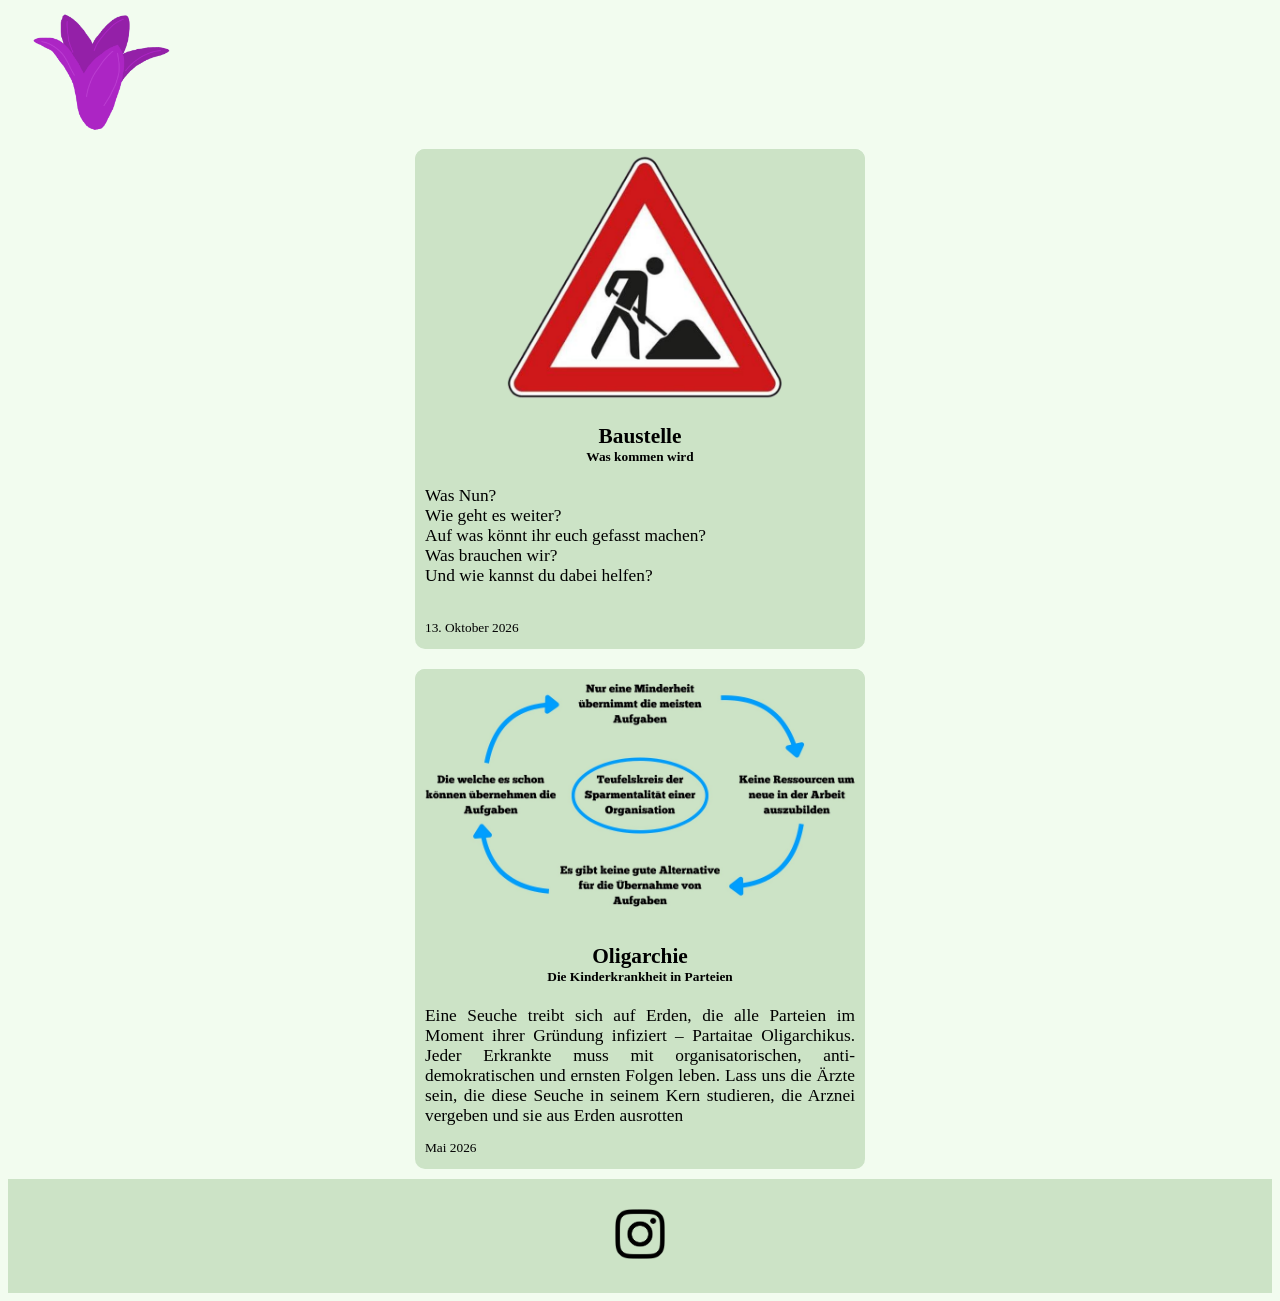
<file: index.html>
<!doctype html>
<html lang="de">
  <head>
    <meta charset="utf-8">
    <meta name="viewport" content="width=device-width, initial-scale=1">
    <title>Der Frühling</title>
    <link rel="icon" href="bilder/favicon.ico">
    <link rel="stylesheet" href="style.css">
  </head>
  <body>
    <div id="header">
      <img id="headLogo" src="bilder/logo5.png">
    </div>
    <div id="artikelliste">
    </div>
    <div style="text-align: center;" id="footer">
      <a href="https://www.instagram.com/_der_fruhling_/"><img style="width: 50px;" src="bilder/insta.png"></a>
    </div>
    <script src="script.js"></script>
  </body>
  <link rel="stylesheet" href="headAndFoot.css">
</html>
</file>
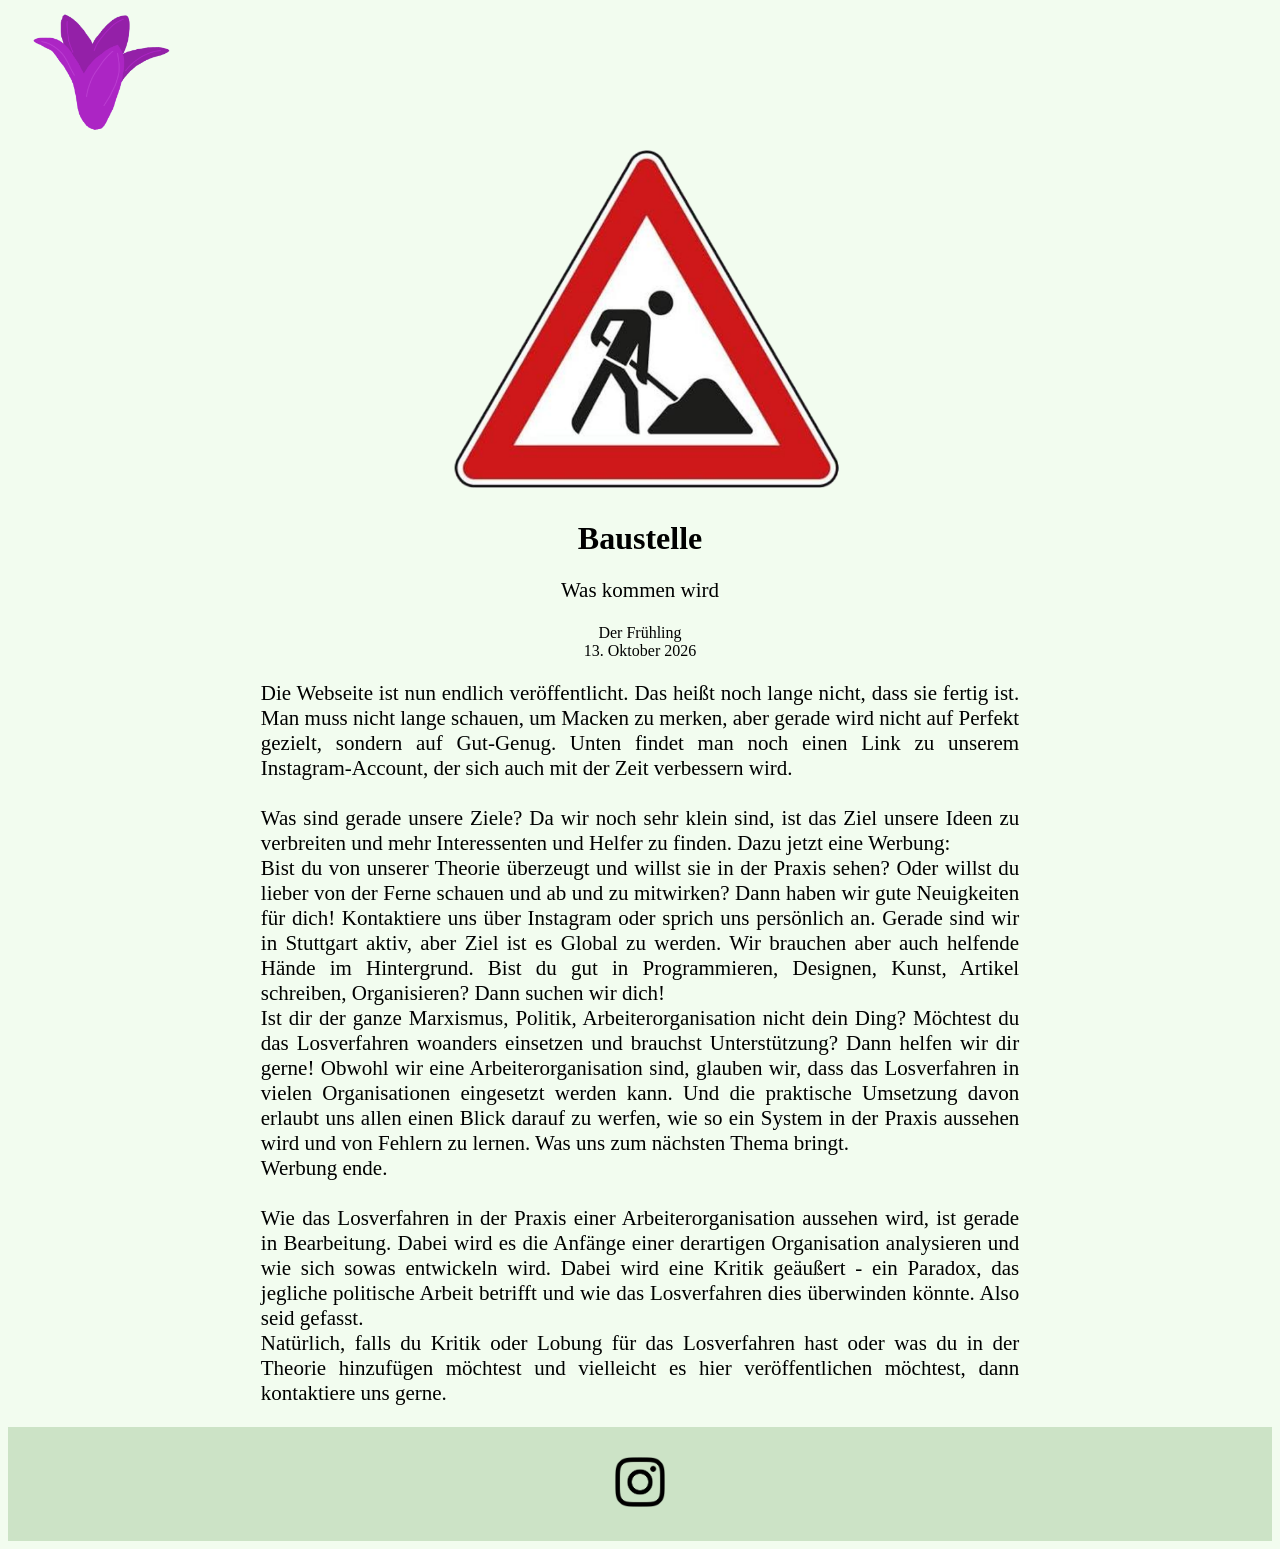
<file: Baustelle/index.html>
<!doctype html>
<html lang="de">
  <head>
    <meta charset="utf-8">
    <meta name="viewport" content="width=device-width, initial-scale=1">
    <title>Baustelle</title>
    <link rel="icon" href="../bilder/favicon.ico">
    <link rel="stylesheet" href="../artikel.css">
  </head>
  <body>
    <div id="header"></div>
    <img id="BILD" src="../bilder/baustelle2.png">
    <div id="TITEL">
      <h1>Baustelle</h1>
      <p id="untertitel">Was kommen wird</p>
    </div>
    <div id="AUTORUNDDATUM">
      <p>
        Der Frühling<br>
        13. Oktober 2026
      </p>
    </div>
    <div id="TEXT">
      <p>
Die Webseite ist nun endlich veröffentlicht. Das heißt noch lange nicht, dass sie fertig ist. Man muss nicht lange schauen, um Macken zu merken, aber gerade wird nicht auf Perfekt gezielt, sondern auf Gut-Genug. Unten findet man noch einen Link zu unserem Instagram-Account, der sich auch mit der Zeit verbessern wird.
<br>
<br>Was sind gerade unsere Ziele? Da wir noch sehr klein sind, ist das Ziel unsere Ideen zu verbreiten und mehr Interessenten und Helfer zu finden. Dazu jetzt eine Werbung:
<br>Bist du von unserer Theorie überzeugt und willst sie in der Praxis sehen? Oder willst du lieber von der Ferne schauen und ab und zu mitwirken? Dann haben wir gute Neuigkeiten für dich! Kontaktiere uns über Instagram oder sprich uns persönlich an. Gerade sind wir in Stuttgart aktiv, aber Ziel ist es Global zu werden. Wir brauchen aber auch helfende Hände im Hintergrund. Bist du gut in Programmieren, Designen, Kunst, Artikel schreiben, Organisieren? Dann suchen wir dich!
<br>Ist dir der ganze Marxismus, Politik, Arbeiterorganisation nicht dein Ding? Möchtest du das Losverfahren woanders einsetzen und brauchst Unterstützung? Dann helfen wir dir gerne! Obwohl wir eine Arbeiterorganisation sind, glauben wir, dass das Losverfahren in vielen Organisationen eingesetzt werden kann. Und die praktische Umsetzung davon erlaubt uns allen einen Blick darauf zu werfen, wie so ein System in der Praxis aussehen wird und von Fehlern zu lernen. Was uns zum nächsten Thema bringt.
<br>Werbung ende.
<br>
<br>Wie das Losverfahren in der Praxis einer Arbeiterorganisation aussehen wird, ist gerade in Bearbeitung. Dabei wird es die Anfänge einer derartigen Organisation analysieren und wie sich sowas entwickeln wird. Dabei wird eine Kritik geäußert - ein Paradox, das jegliche politische Arbeit betrifft und wie das Losverfahren dies überwinden könnte. Also seid gefasst.
<br>Natürlich, falls du Kritik oder Lobung für das Losverfahren hast oder was du in der Theorie hinzufügen möchtest und vielleicht es hier veröffentlichen möchtest, dann kontaktiere uns gerne.<br>
      </p>
    </div>
    <div id="footer"></div>
  </body>
  <script src="../head.js"></script>
  <script src="../foot.js"></script>
  <link rel="stylesheet" href="../headAndFoot.css">
</html>
</file>
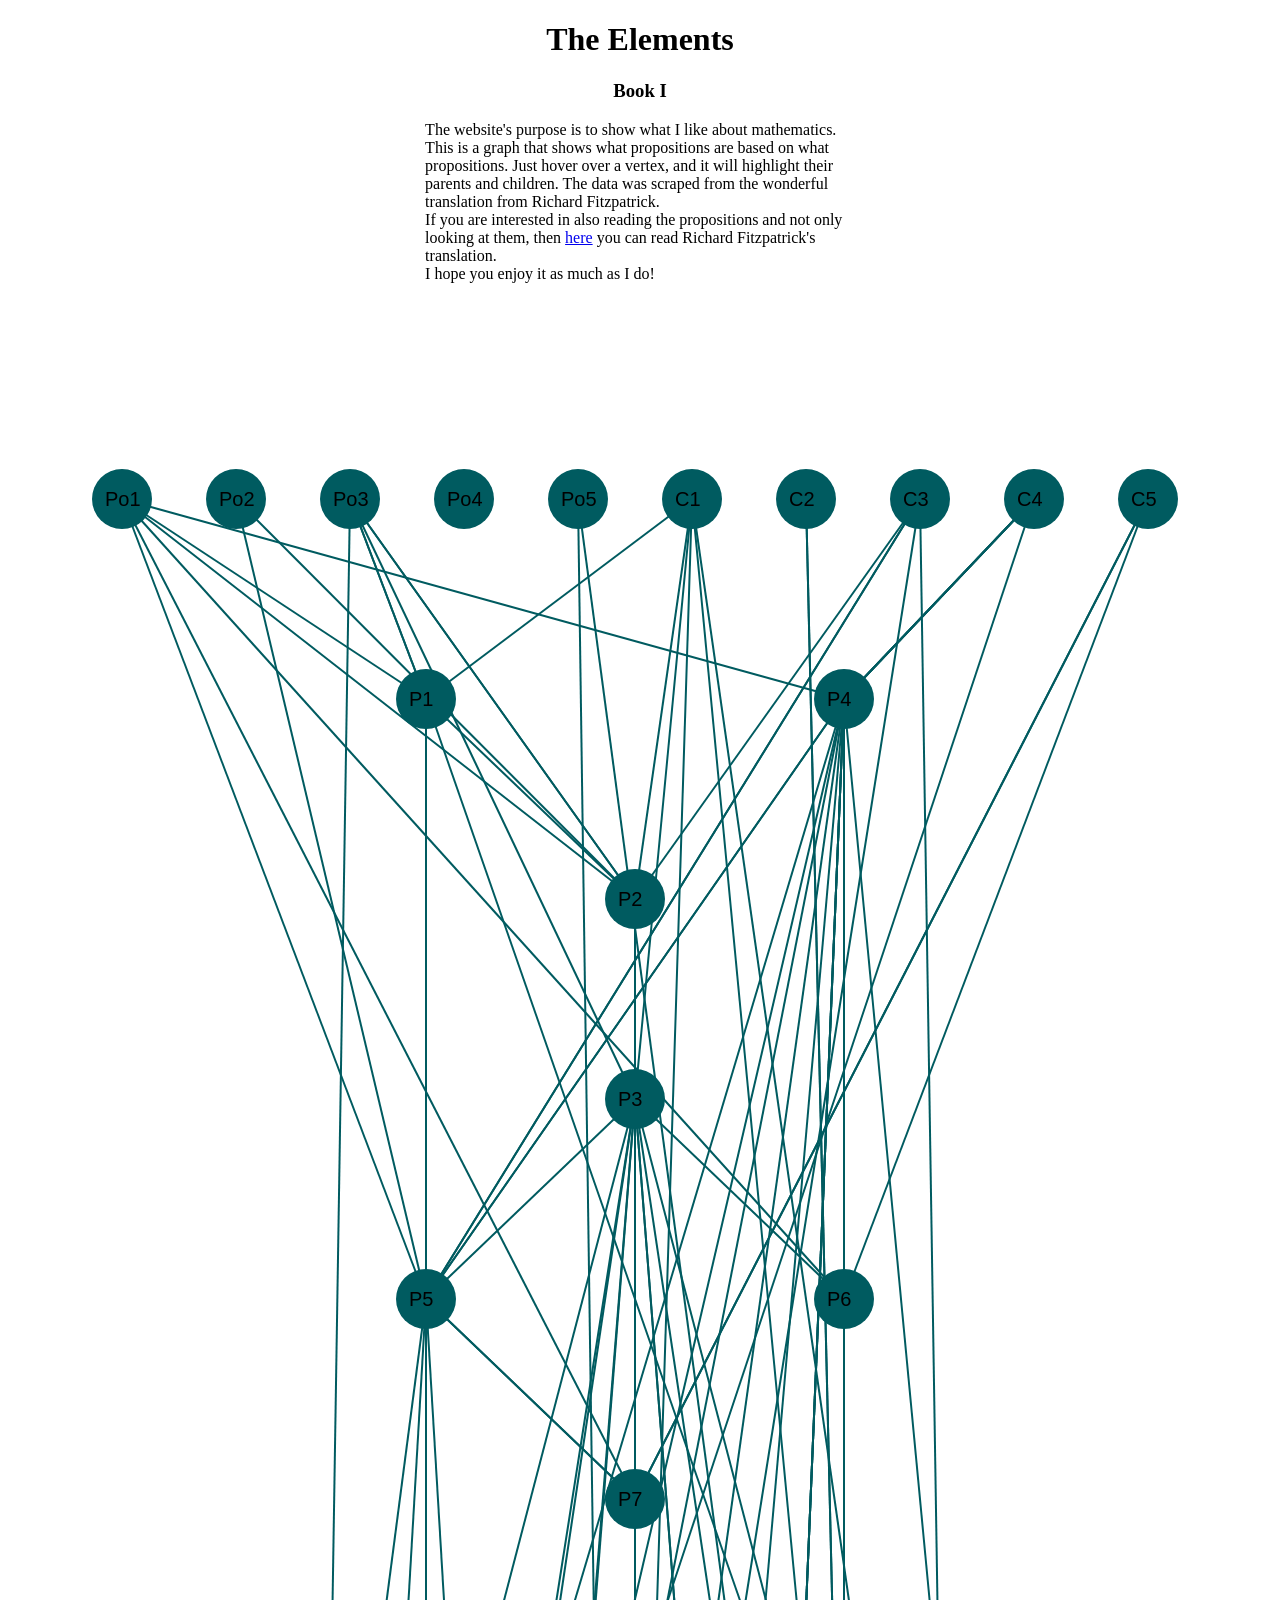
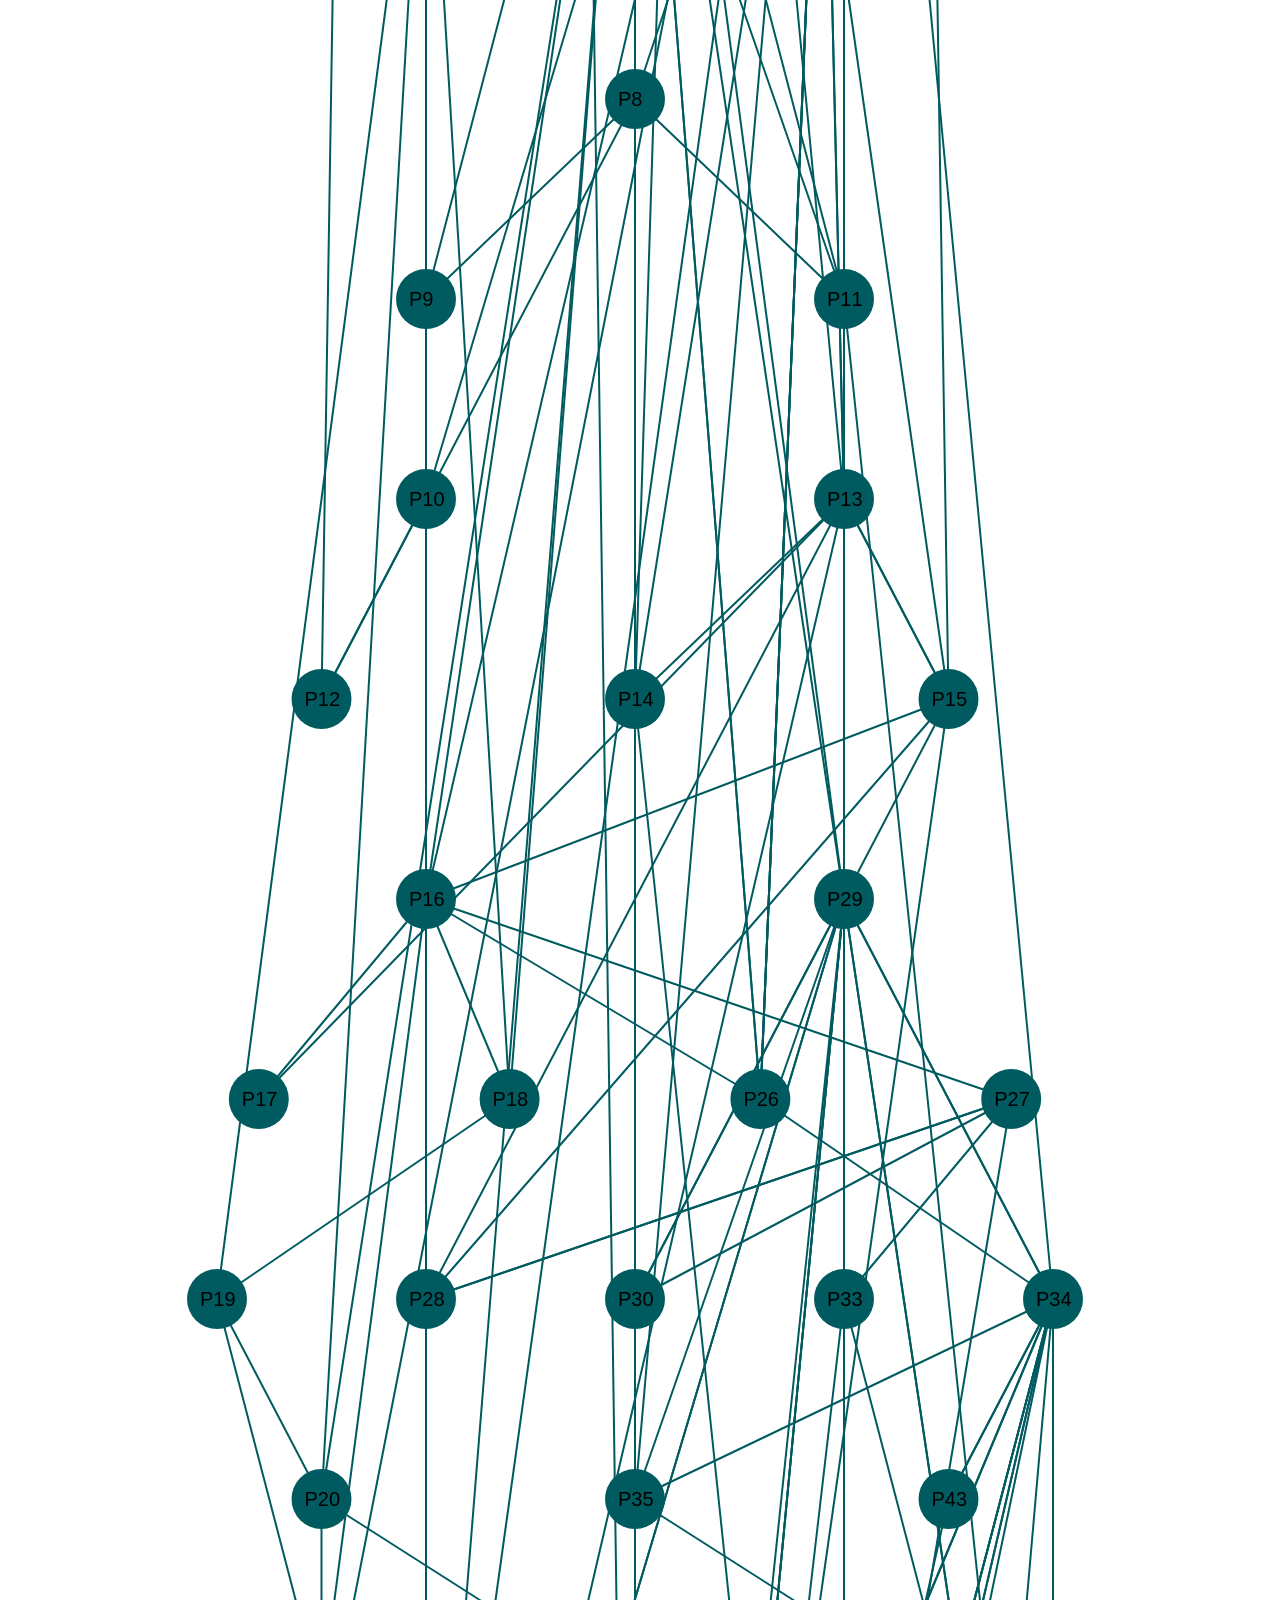
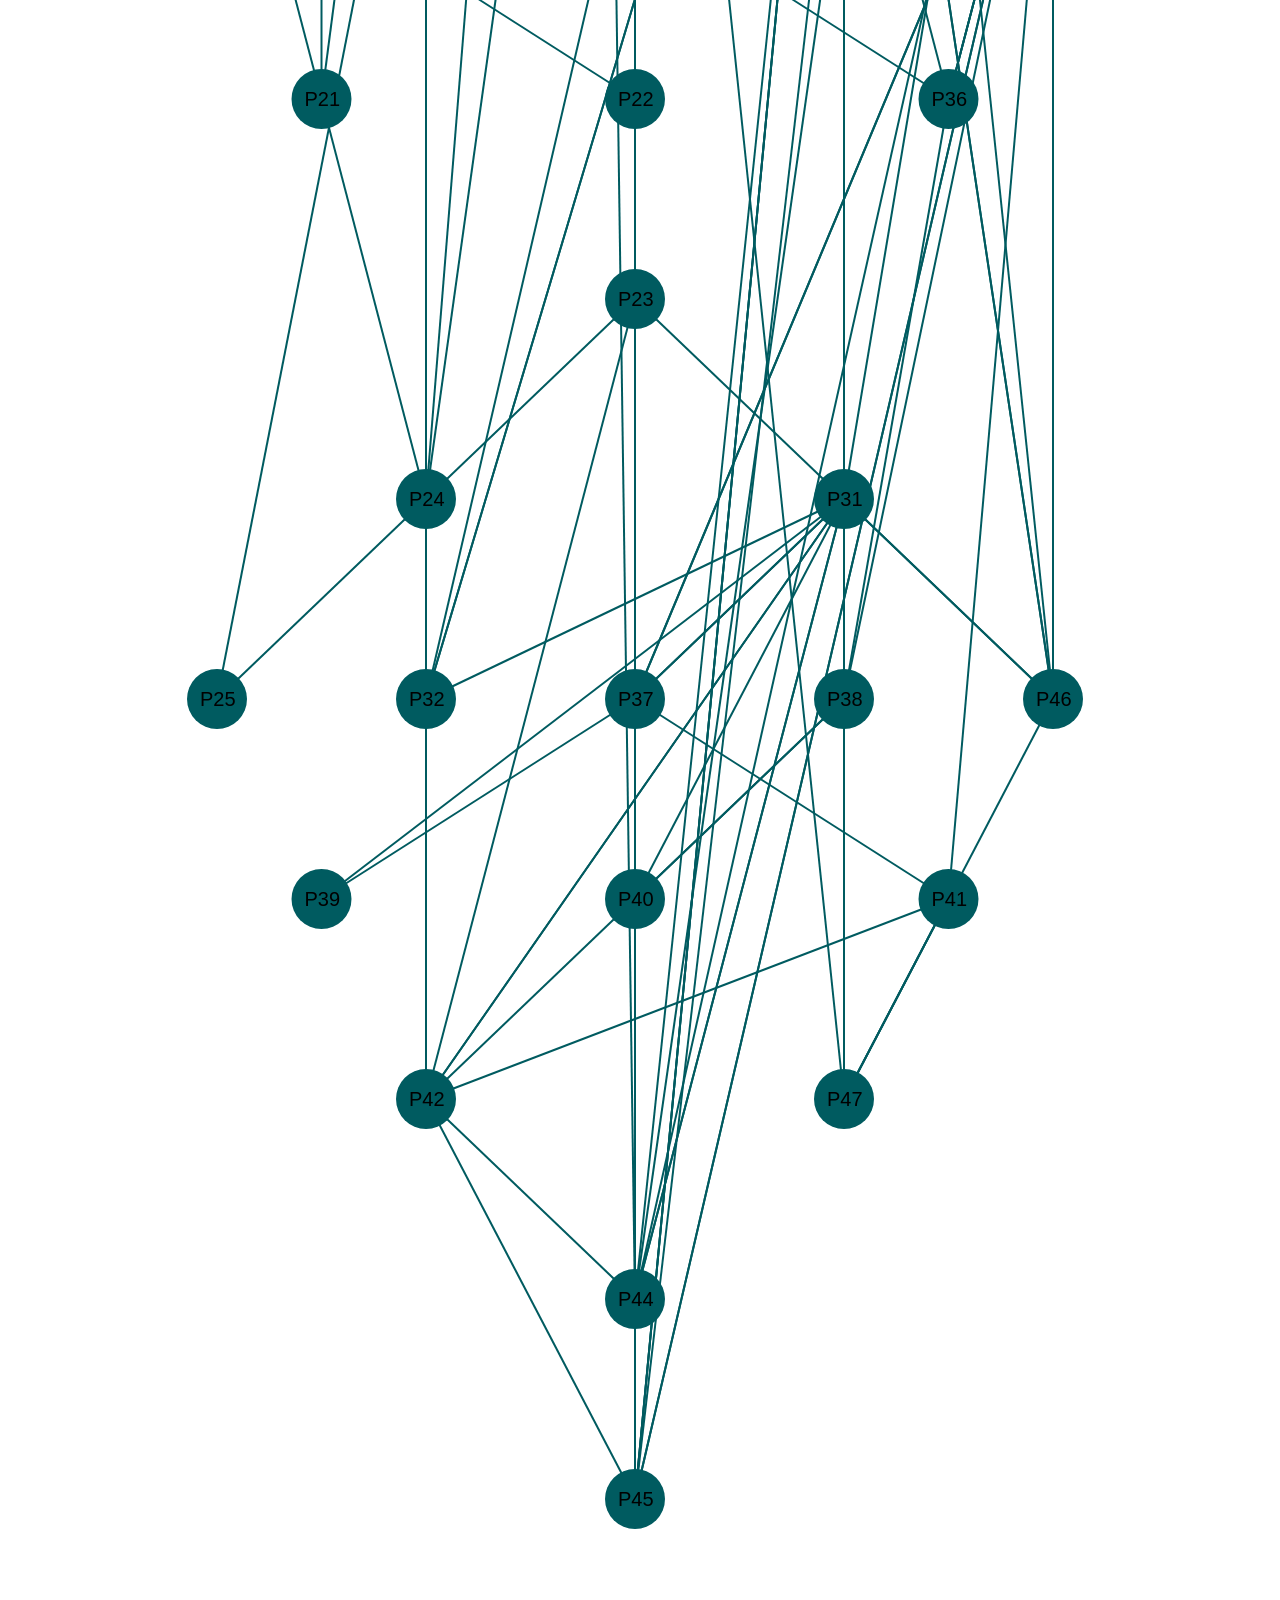
<file: GFS/index.html>
<!doctype html>
<html lang="en">
  <head>
    <meta charset="utf-8">
    <meta name="viewport" content="width=device-width, initial-scale=1">
    <title>Euclid</title>
  </head>
  <body>
    <h1 style="text-align: center;">The Elements</h1>
    <h3 style="text-align: center;">Book I</h3>
    <p style="padding-right: 33%; padding-left: 33%;">
      The website's purpose is to show what I like about mathematics. This is a
      graph that shows what propositions are based on what propositions. Just
      hover over a vertex, and it will highlight their parents and children.
      The data was scraped from the wonderful translation from Richard
      Fitzpatrick.<br>If you are interested in also reading the propositions and
      not only looking at them, then
      <a href="https://farside.ph.utexas.edu/Books/Euclid/Elements.pdf">here</a>
      you can read Richard Fitzpatrick's translation.<br>I hope you enjoy it as
      much as I do!</p>
    <canvas id="myCanvas">
    </canvas>
    <script src="script.js"></script>
  </body>
</html>
</file>
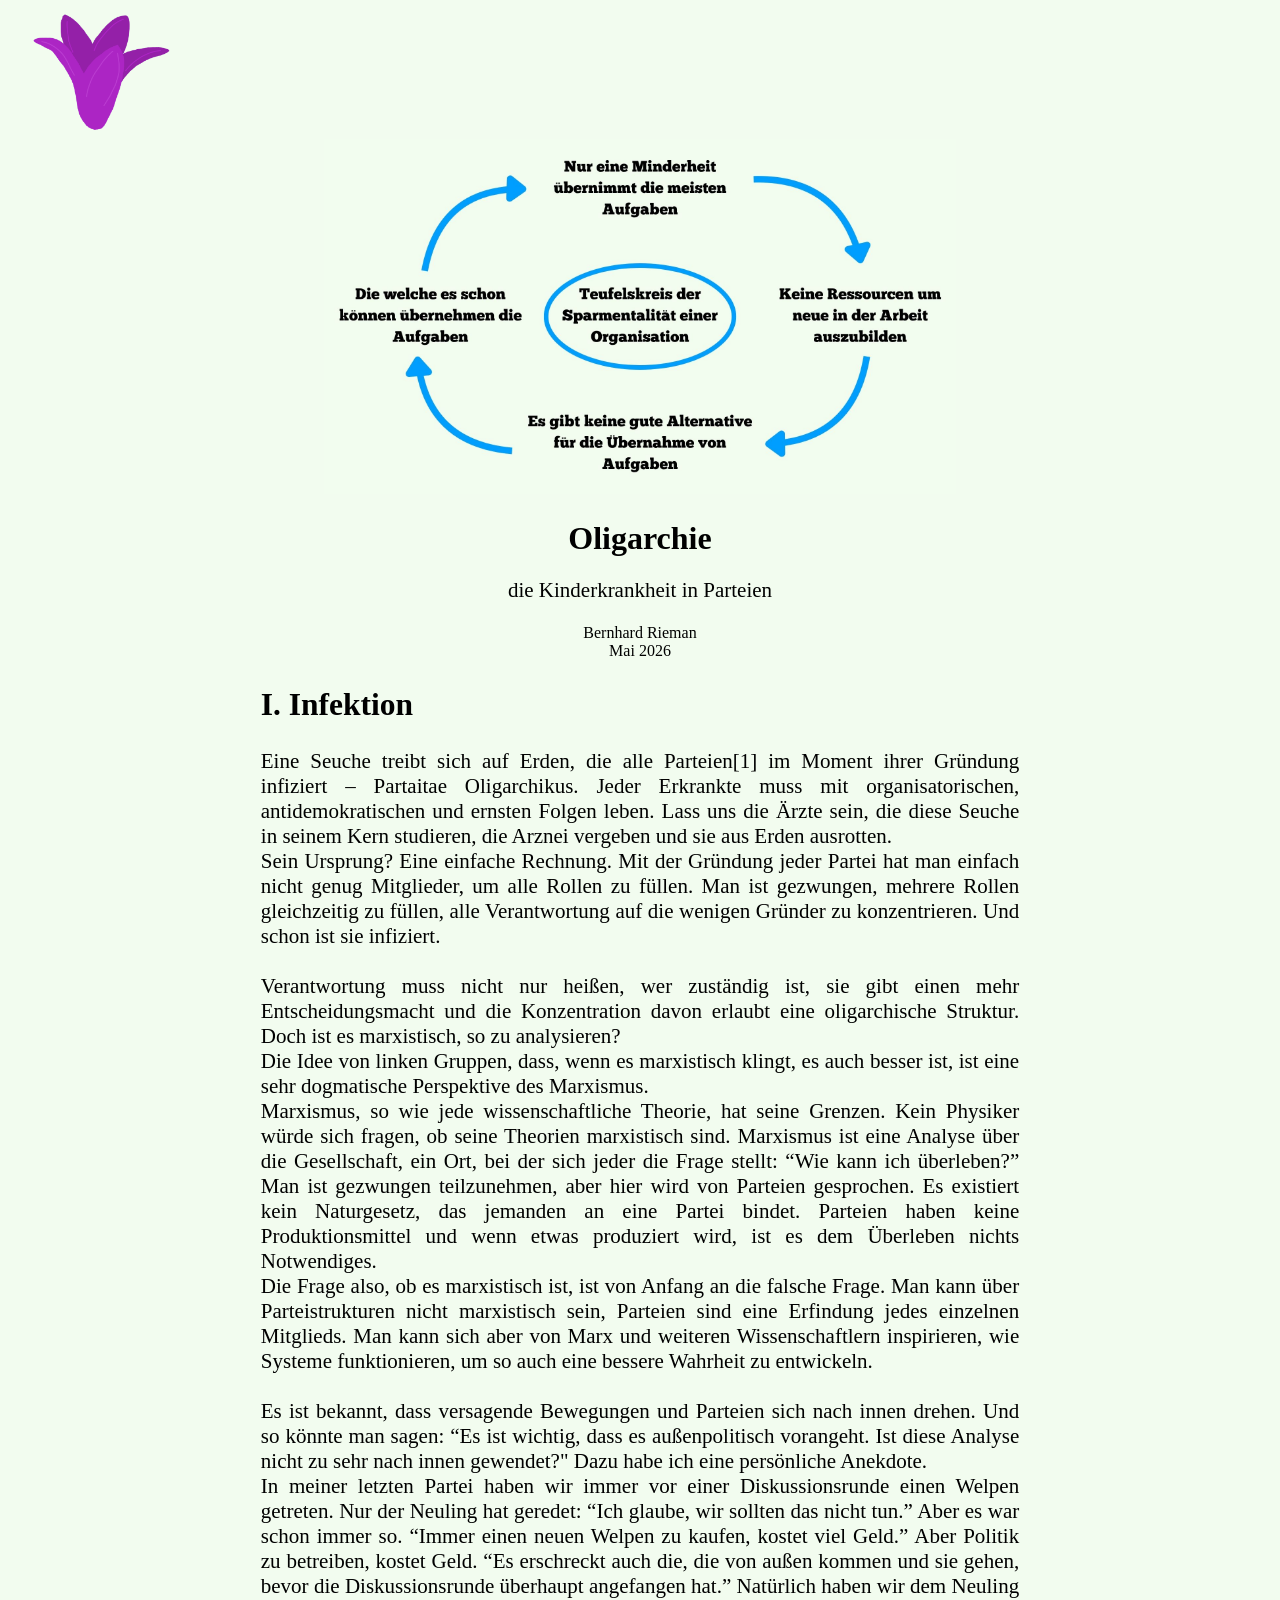
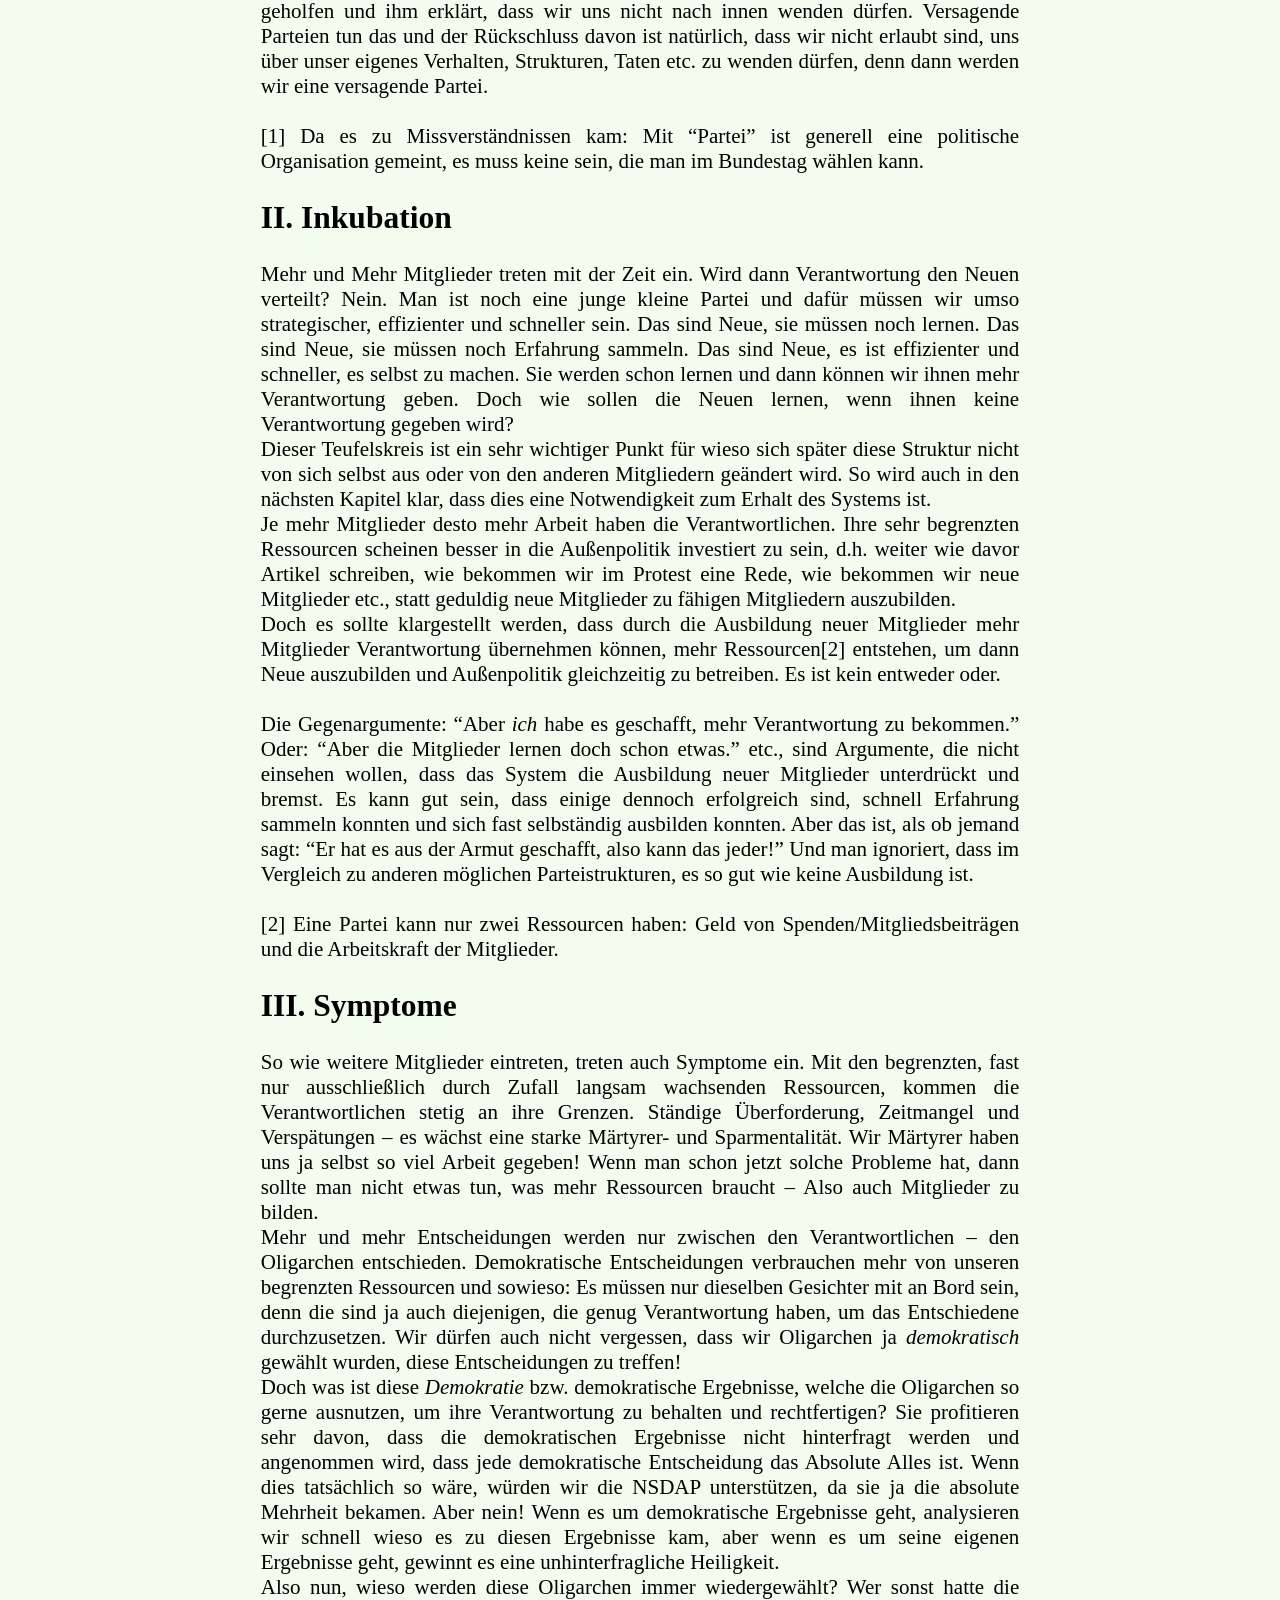
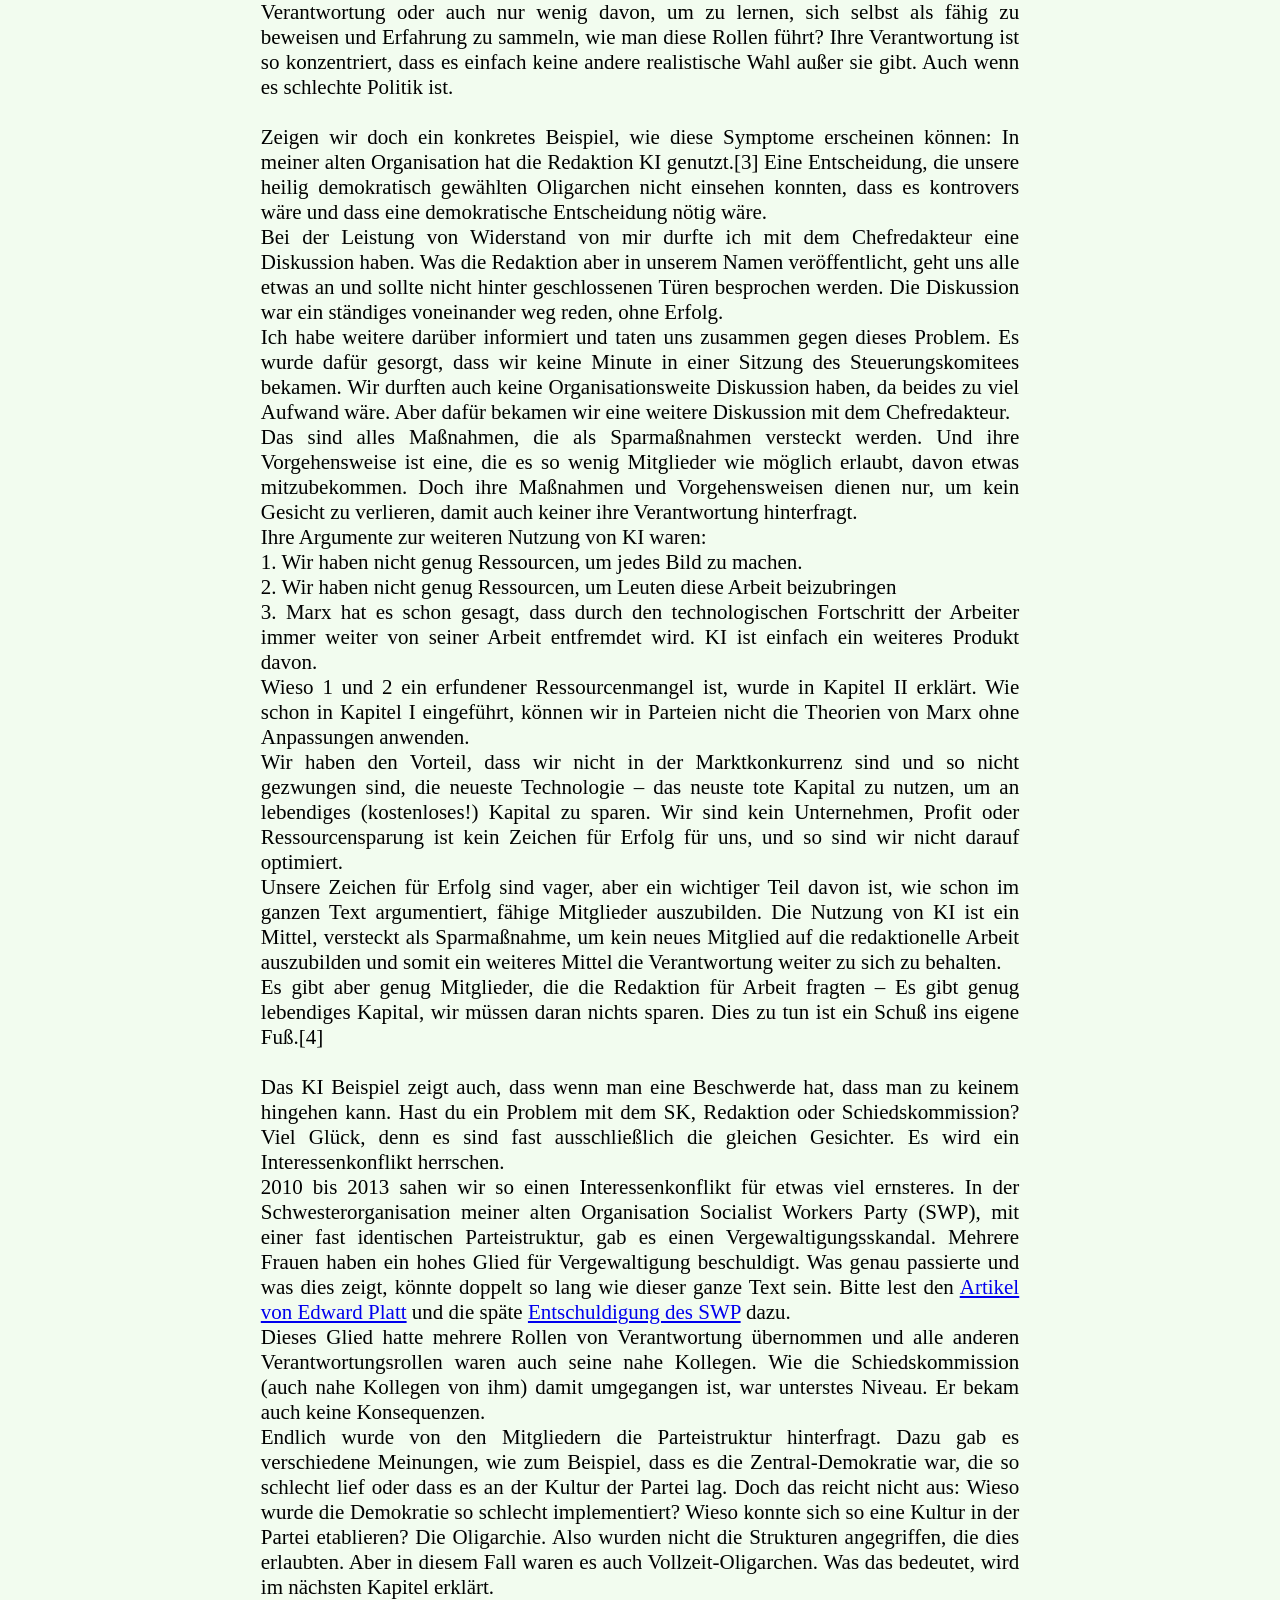
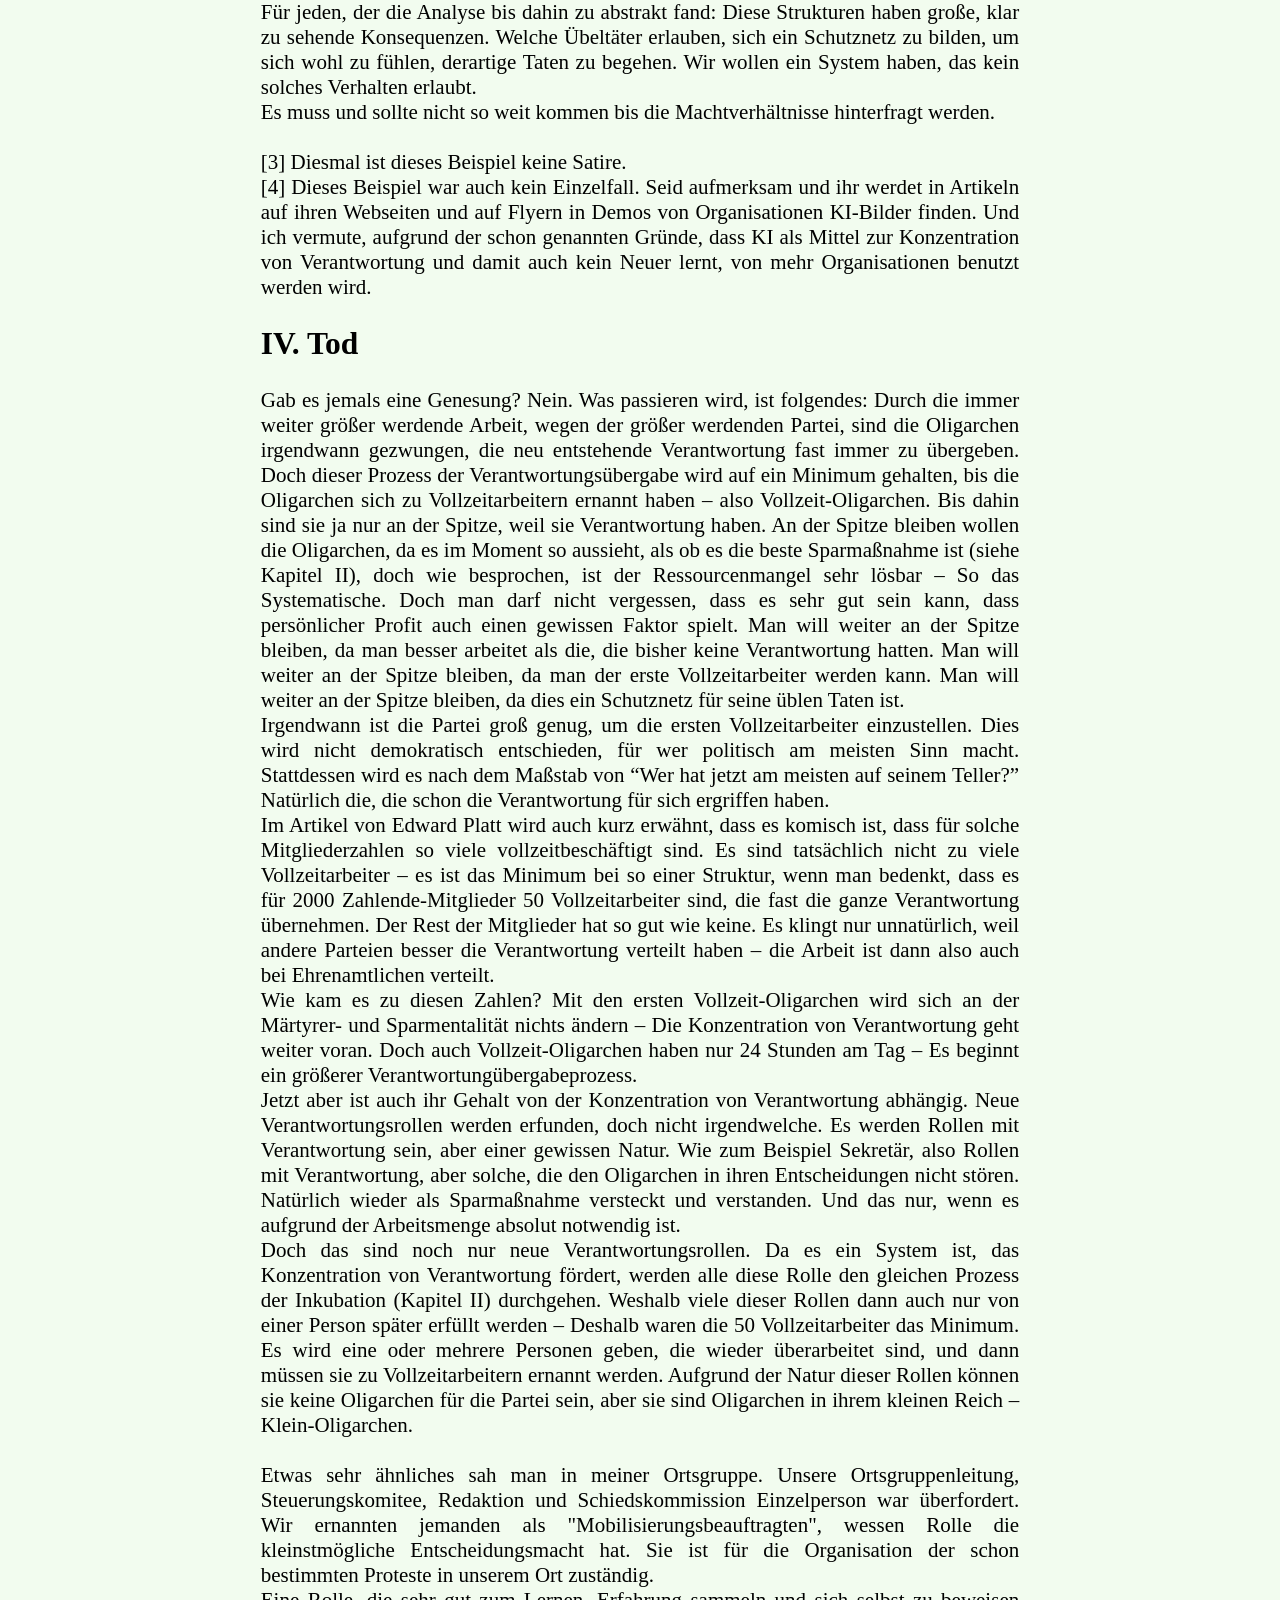
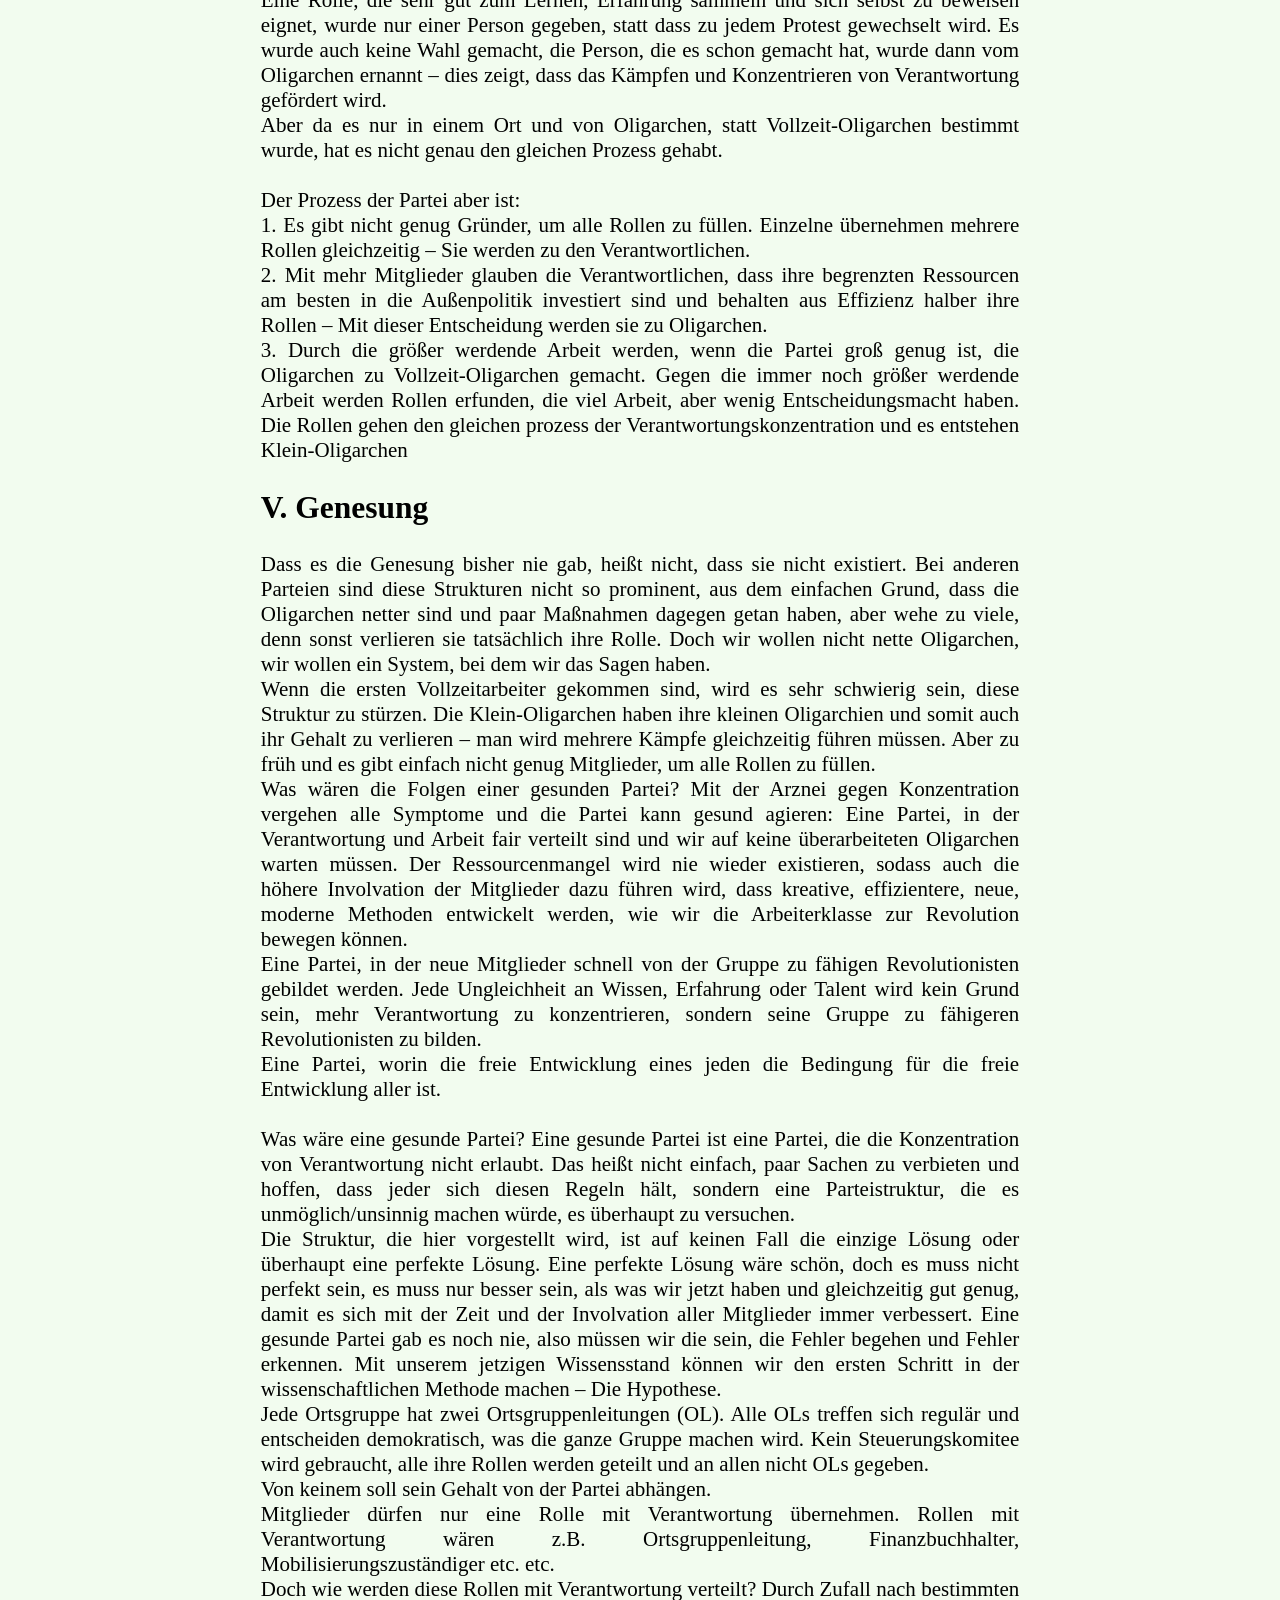
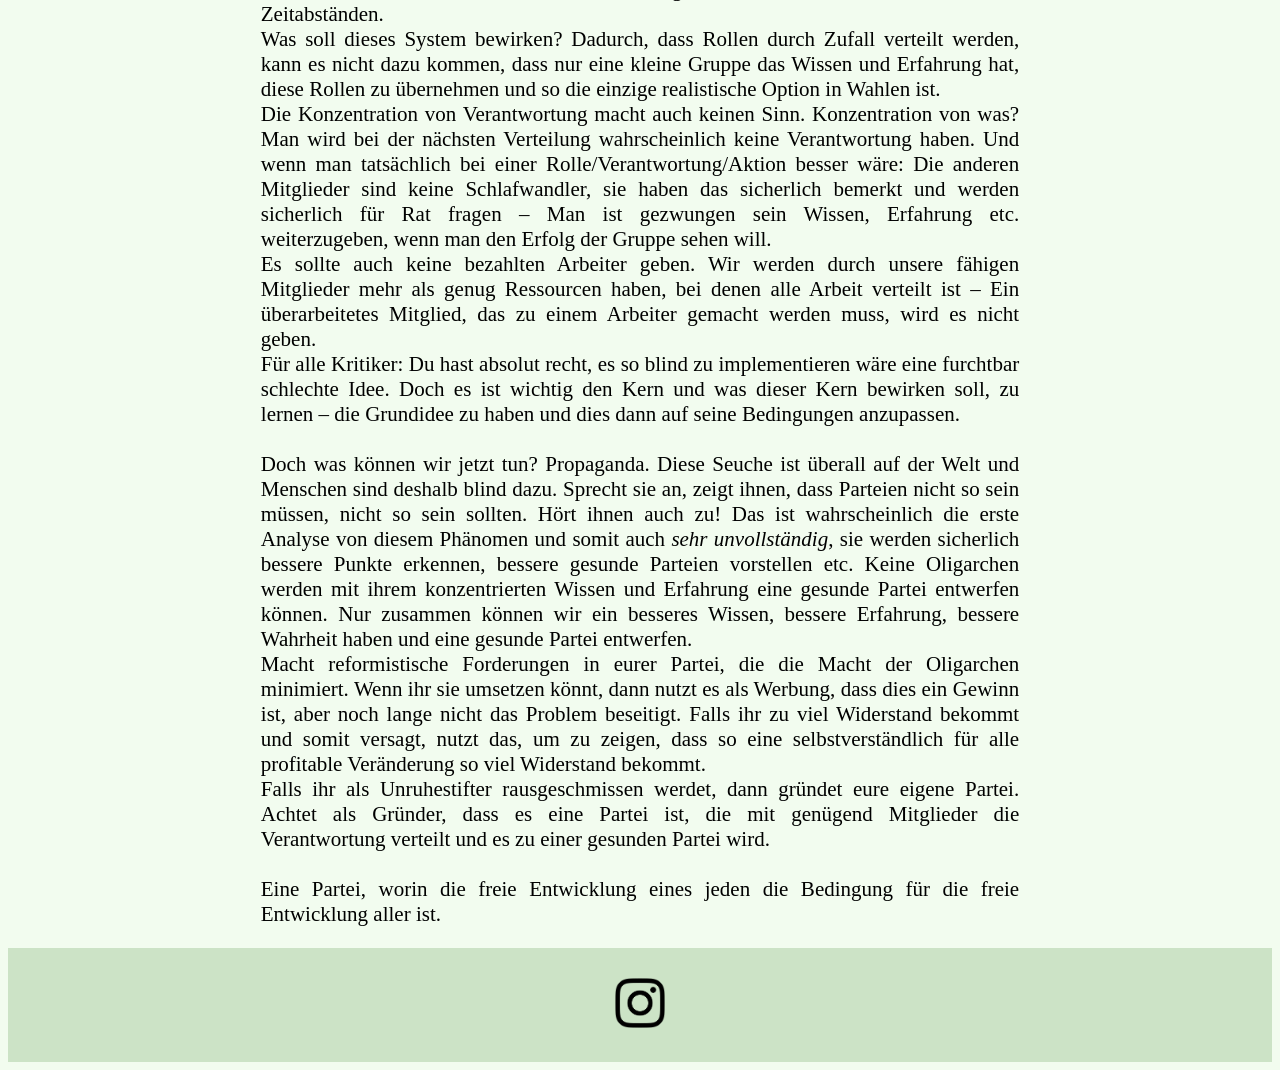
<file: oligarchie/index.html>
<!doctype html>
<html lang="de">
  <head>
    <meta charset="utf-8">
    <meta name="viewport" content="width=device-width, initial-scale=1">
    <title>Oligarchie</title>
    <link rel="icon" href="../bilder/favicon.ico">
    <link rel="stylesheet" href="../artikel.css">
  </head>
  <body>
    <div id="header"></div>
    <img id="BILD" src="../bilder/oligarchie_anders.jpg">
    <div id="TITEL">
      <h1>Oligarchie</h1>
      <p id="untertitel">die Kinderkrankheit in Parteien</p>
    </div>
    <div id="AUTORUNDDATUM">
      <p>
        Bernhard Rieman<br>
        Mai 2026
      </p>
    </div>
    <div id="TEXT">
      <h2>I. Infektion</h2>
<p>Eine Seuche treibt sich auf Erden, die alle Parteien[1] im Moment ihrer Gründung infiziert – Partaitae Oligarchikus. Jeder Erkrankte muss mit organisatorischen, antidemokratischen und ernsten Folgen leben. Lass uns die Ärzte sein, die diese Seuche in seinem Kern studieren, die Arznei vergeben und sie aus Erden ausrotten.
<br>Sein Ursprung? Eine einfache Rechnung. Mit der Gründung jeder Partei hat man einfach nicht genug Mitglieder, um alle Rollen zu füllen. Man ist gezwungen, mehrere Rollen gleichzeitig zu füllen, alle Verantwortung auf die wenigen Gründer zu konzentrieren. Und schon ist sie infiziert.
<br>
<br>Verantwortung muss nicht nur heißen, wer zuständig ist, sie gibt einen mehr Entscheidungsmacht und die Konzentration davon erlaubt eine oligarchische Struktur. Doch ist es marxistisch, so zu analysieren?
<br>Die Idee von linken Gruppen, dass, wenn es marxistisch klingt, es auch besser ist, ist eine sehr dogmatische Perspektive des Marxismus.
<br>Marxismus, so wie jede wissenschaftliche Theorie, hat seine Grenzen. Kein Physiker würde sich fragen, ob seine Theorien marxistisch sind. Marxismus ist eine Analyse über die Gesellschaft, ein Ort, bei der sich jeder die Frage stellt: “Wie kann ich überleben?” Man ist gezwungen teilzunehmen, aber hier wird von Parteien gesprochen. Es existiert kein Naturgesetz, das jemanden an eine Partei bindet. Parteien haben keine Produktionsmittel und wenn etwas produziert wird, ist es dem Überleben nichts Notwendiges.
<br>Die Frage also, ob es marxistisch ist, ist von Anfang an die falsche Frage. Man kann über Parteistrukturen nicht marxistisch sein, Parteien sind eine Erfindung jedes einzelnen Mitglieds. Man kann sich aber von Marx und weiteren Wissenschaftlern inspirieren, wie Systeme funktionieren, um so auch eine bessere Wahrheit zu entwickeln.
<br>
<br>Es ist bekannt, dass versagende Bewegungen und Parteien sich nach innen drehen. Und so könnte man sagen: “Es ist wichtig, dass es außenpolitisch vorangeht. Ist diese Analyse nicht zu sehr nach innen gewendet?" Dazu habe ich eine persönliche Anekdote.
<br>In meiner letzten Partei haben wir immer vor einer Diskussionsrunde einen Welpen getreten. Nur der Neuling hat geredet: “Ich glaube, wir sollten das nicht tun.” Aber es war schon immer so. “Immer einen neuen Welpen zu kaufen, kostet viel Geld.” Aber Politik zu betreiben, kostet Geld. “Es erschreckt auch die, die von außen kommen und sie gehen, bevor die Diskussionsrunde überhaupt angefangen hat.” Natürlich haben wir dem Neuling geholfen und ihm erklärt, dass wir uns nicht nach innen wenden dürfen. Versagende Parteien tun das und der Rückschluss davon ist natürlich, dass wir nicht erlaubt sind, uns über unser eigenes Verhalten, Strukturen, Taten etc. zu wenden dürfen, denn dann werden wir eine versagende Partei.
<br>
<br>[1] Da es zu Missverständnissen kam: Mit “Partei” ist generell eine politische Organisation gemeint, es muss keine sein, die man im Bundestag wählen kann.
</p>
<h2>II. Inkubation</h2>
<p>Mehr und Mehr Mitglieder treten mit der Zeit ein. Wird dann Verantwortung den Neuen verteilt? Nein. Man ist noch eine junge kleine Partei und dafür müssen wir umso strategischer, effizienter und schneller sein. Das sind Neue, sie müssen noch lernen. Das sind Neue, sie müssen noch Erfahrung sammeln. Das sind Neue, es ist effizienter und schneller, es selbst zu machen. Sie werden schon lernen und dann können wir ihnen mehr Verantwortung geben. Doch wie sollen die Neuen lernen, wenn ihnen keine Verantwortung gegeben wird?
<br>Dieser Teufelskreis ist ein sehr wichtiger Punkt für wieso sich später diese Struktur nicht von sich selbst aus oder von den anderen Mitgliedern geändert wird. So wird auch in den nächsten Kapitel klar, dass dies eine Notwendigkeit zum Erhalt des Systems ist.
<br>Je mehr Mitglieder desto mehr Arbeit haben die Verantwortlichen. Ihre sehr begrenzten Ressourcen scheinen besser in die Außenpolitik investiert zu sein, d.h. weiter wie davor Artikel schreiben, wie bekommen wir im Protest eine Rede, wie bekommen wir neue Mitglieder etc., statt geduldig neue Mitglieder zu fähigen Mitgliedern auszubilden.
<br>Doch es sollte klargestellt werden, dass durch die Ausbildung neuer Mitglieder mehr Mitglieder Verantwortung übernehmen können, mehr Ressourcen[2] entstehen, um dann Neue auszubilden und Außenpolitik gleichzeitig zu betreiben. Es ist kein entweder oder.
<br>
<br>Die Gegenargumente: “Aber <i>ich</i> habe es geschafft, mehr Verantwortung zu bekommen.” Oder: “Aber die Mitglieder lernen doch schon etwas.” etc., sind Argumente, die nicht einsehen wollen, dass das System die Ausbildung neuer Mitglieder unterdrückt und bremst. Es kann gut sein, dass einige dennoch erfolgreich sind, schnell Erfahrung sammeln konnten und sich fast selbständig ausbilden konnten. Aber das ist, als ob jemand sagt: “Er hat es aus der Armut geschafft, also kann das jeder!” Und man ignoriert, dass im Vergleich zu anderen möglichen Parteistrukturen, es so gut wie keine Ausbildung ist.
<br>
<br>[2] Eine Partei kann nur zwei Ressourcen haben: Geld von Spenden/Mitgliedsbeiträgen und die Arbeitskraft der Mitglieder.
</p>
<h2>III. Symptome</h2>
<p>So wie weitere Mitglieder eintreten, treten auch Symptome ein. Mit den begrenzten, fast nur ausschließlich durch Zufall langsam wachsenden Ressourcen, kommen die Verantwortlichen stetig an ihre Grenzen. Ständige Überforderung, Zeitmangel und Verspätungen – es wächst eine starke Märtyrer- und Sparmentalität. Wir Märtyrer haben uns ja selbst so viel Arbeit gegeben! Wenn man schon jetzt solche Probleme hat, dann sollte man nicht etwas tun, was mehr Ressourcen braucht – Also auch Mitglieder zu bilden.
<br>Mehr und mehr Entscheidungen werden nur zwischen den Verantwortlichen – den Oligarchen entschieden. Demokratische Entscheidungen verbrauchen mehr von unseren begrenzten Ressourcen und sowieso: Es müssen nur dieselben Gesichter mit an Bord sein, denn die sind ja auch diejenigen, die genug Verantwortung haben, um das Entschiedene durchzusetzen. Wir dürfen auch nicht vergessen, dass wir Oligarchen ja <i>demokratisch</i> gewählt wurden, diese Entscheidungen zu treffen!
<br>Doch was ist diese <i>Demokratie</i> bzw. demokratische Ergebnisse, welche die Oligarchen so gerne ausnutzen, um ihre Verantwortung zu behalten und rechtfertigen? Sie profitieren sehr davon, dass die demokratischen Ergebnisse nicht hinterfragt werden und angenommen wird, dass jede demokratische Entscheidung das Absolute Alles ist. Wenn dies tatsächlich so wäre, würden wir die NSDAP unterstützen, da sie ja die absolute Mehrheit bekamen. Aber nein! Wenn es um demokratische Ergebnisse geht, analysieren wir schnell wieso es zu diesen Ergebnisse kam, aber wenn es um seine eigenen Ergebnisse geht, gewinnt es eine unhinterfragliche Heiligkeit.
<br>Also nun, wieso werden diese Oligarchen immer wiedergewählt? Wer sonst hatte die Verantwortung oder auch nur wenig davon, um zu lernen, sich selbst als fähig zu beweisen und Erfahrung zu sammeln, wie man diese Rollen führt? Ihre Verantwortung ist so konzentriert, dass es einfach keine andere realistische Wahl außer sie gibt. Auch wenn es schlechte Politik ist.
<br>
<br>Zeigen wir doch ein konkretes Beispiel, wie diese Symptome erscheinen können: In meiner alten Organisation hat die Redaktion KI genutzt.[3] Eine Entscheidung, die unsere heilig demokratisch gewählten Oligarchen nicht einsehen konnten, dass es kontrovers wäre und dass eine demokratische Entscheidung nötig wäre.
<br>Bei der Leistung von Widerstand von mir durfte ich mit dem Chefredakteur eine Diskussion haben. Was die Redaktion aber in unserem Namen veröffentlicht, geht uns alle etwas an und sollte nicht hinter geschlossenen Türen besprochen werden. Die Diskussion war ein ständiges voneinander weg reden, ohne Erfolg.
<br>Ich habe weitere darüber informiert und taten uns zusammen gegen dieses Problem. Es wurde dafür gesorgt, dass wir keine Minute in einer Sitzung des Steuerungskomitees bekamen. Wir durften auch keine Organisationsweite Diskussion haben, da beides zu viel Aufwand wäre. Aber dafür bekamen wir eine weitere Diskussion mit dem Chefredakteur.
<br>Das sind alles Maßnahmen, die als Sparmaßnahmen versteckt werden. Und ihre Vorgehensweise ist eine, die es so wenig Mitglieder wie möglich erlaubt, davon etwas mitzubekommen. Doch ihre Maßnahmen und Vorgehensweisen dienen nur, um kein Gesicht zu verlieren, damit auch keiner ihre Verantwortung hinterfragt.
<br>Ihre Argumente zur weiteren Nutzung von KI waren:
<br>1. Wir haben nicht genug Ressourcen, um jedes Bild zu machen.
<br>2. Wir haben nicht genug Ressourcen, um Leuten diese Arbeit beizubringen
<br>3. Marx hat es schon gesagt, dass durch den technologischen Fortschritt der Arbeiter immer weiter von seiner Arbeit entfremdet wird. KI ist einfach ein weiteres Produkt davon.
<br>Wieso 1 und 2 ein erfundener Ressourcenmangel ist, wurde in Kapitel II erklärt. Wie schon in Kapitel I eingeführt, können wir in Parteien nicht die Theorien von Marx ohne Anpassungen anwenden.
<br>Wir haben den Vorteil, dass wir nicht in der Marktkonkurrenz sind und so nicht gezwungen sind, die neueste Technologie – das neuste tote Kapital zu nutzen, um an lebendiges (kostenloses!) Kapital zu sparen. Wir sind kein Unternehmen, Profit oder Ressourcensparung ist kein Zeichen für Erfolg für uns, und so sind wir nicht darauf optimiert.
<br>Unsere Zeichen für Erfolg sind vager, aber ein wichtiger Teil davon ist, wie schon im ganzen Text argumentiert, fähige Mitglieder auszubilden. Die Nutzung von KI ist ein Mittel, versteckt als Sparmaßnahme, um kein neues Mitglied auf die redaktionelle Arbeit auszubilden und somit ein weiteres Mittel die Verantwortung weiter zu sich zu behalten.
<br>Es gibt aber genug Mitglieder, die die Redaktion für Arbeit fragten – Es gibt genug lebendiges Kapital, wir müssen daran nichts sparen. Dies zu tun ist ein Schuß ins eigene Fuß.[4]
<br>
<br>Das KI Beispiel zeigt auch, dass wenn man eine Beschwerde hat, dass man zu keinem hingehen kann. Hast du ein Problem mit dem SK, Redaktion oder Schiedskommission? Viel Glück, denn es sind fast ausschließlich die gleichen Gesichter. Es wird ein Interessenkonflikt herrschen.
<br>2010 bis 2013 sahen wir so einen Interessenkonflikt für etwas viel ernsteres. In der Schwesterorganisation meiner alten Organisation Socialist Workers Party (SWP), mit einer fast identischen Parteistruktur, gab es einen Vergewaltigungsskandal. Mehrere Frauen haben ein hohes Glied für Vergewaltigung beschuldigt. Was genau passierte und was dies zeigt, könnte doppelt so lang wie dieser ganze Text sein. Bitte lest den <a href="https://www.newstatesman.com/uncategorized/2014/05/comrades-war-decline-and-fall-socialist-workers-party">Artikel von Edward Platt</a> und die späte <a href="https://socialistworker.co.uk/procedural/party-statement/statement-2013/">Entschuldigung des SWP</a> dazu.
<br>Dieses Glied hatte mehrere Rollen von Verantwortung übernommen und alle anderen Verantwortungsrollen waren auch seine nahe Kollegen. Wie die Schiedskommission (auch nahe Kollegen von ihm) damit umgegangen ist, war unterstes Niveau. Er bekam auch keine Konsequenzen.
<br>Endlich wurde von den Mitgliedern die Parteistruktur hinterfragt. Dazu gab es verschiedene Meinungen, wie zum Beispiel, dass es die Zentral-Demokratie war, die so schlecht lief oder dass es an der Kultur der Partei lag. Doch das reicht nicht aus: Wieso wurde die Demokratie so schlecht implementiert? Wieso konnte sich so eine Kultur in der Partei etablieren? Die Oligarchie. Also wurden nicht die Strukturen angegriffen, die dies erlaubten. Aber in diesem Fall waren es auch Vollzeit-Oligarchen. Was das bedeutet, wird im nächsten Kapitel erklärt.
<br>Für jeden, der die Analyse bis dahin zu abstrakt fand: Diese Strukturen haben große, klar zu sehende Konsequenzen. Welche Übeltäter erlauben, sich ein Schutznetz zu bilden, um sich wohl zu fühlen, derartige Taten zu begehen. Wir wollen ein System haben, das kein solches Verhalten erlaubt.
<br>Es muss und sollte nicht so weit kommen bis die Machtverhältnisse hinterfragt werden.
<br>
<br>[3] Diesmal ist dieses Beispiel keine Satire.
<br>[4] Dieses Beispiel war auch kein Einzelfall. Seid aufmerksam und ihr werdet in Artikeln auf ihren Webseiten und auf Flyern in Demos von Organisationen KI-Bilder finden. Und ich vermute, aufgrund der schon genannten Gründe, dass KI als Mittel zur Konzentration von Verantwortung und damit auch kein Neuer lernt, von mehr Organisationen benutzt werden wird.
</p>
<h2>IV. Tod</h2>
<p>Gab es jemals eine Genesung? Nein. Was passieren wird, ist folgendes: Durch die immer weiter größer werdende Arbeit, wegen der größer werdenden Partei, sind die Oligarchen irgendwann gezwungen, die neu entstehende Verantwortung fast immer zu übergeben. Doch dieser Prozess der Verantwortungsübergabe wird auf ein Minimum gehalten, bis die Oligarchen sich zu Vollzeitarbeitern ernannt haben – also Vollzeit-Oligarchen. Bis dahin sind sie ja nur an der Spitze, weil sie Verantwortung haben. An der Spitze bleiben wollen die Oligarchen, da es im Moment so aussieht, als ob es die beste Sparmaßnahme ist (siehe Kapitel II), doch wie besprochen, ist der Ressourcenmangel sehr lösbar – So das Systematische. Doch man darf nicht vergessen, dass es sehr gut sein kann, dass persönlicher Profit auch einen gewissen Faktor spielt. Man will weiter an der Spitze bleiben, da man besser arbeitet als die, die bisher keine Verantwortung hatten. Man will weiter an der Spitze bleiben, da man der erste Vollzeitarbeiter werden kann. Man will weiter an der Spitze bleiben, da dies ein Schutznetz für seine üblen Taten ist.
<br>Irgendwann ist die Partei groß genug, um die ersten Vollzeitarbeiter einzustellen. Dies wird nicht demokratisch entschieden, für wer politisch am meisten Sinn macht. Stattdessen wird es nach dem Maßstab von “Wer hat jetzt am meisten auf seinem Teller?” Natürlich die, die schon die Verantwortung für sich ergriffen haben.
<br>Im Artikel von Edward Platt wird auch kurz erwähnt, dass es komisch ist, dass für solche Mitgliederzahlen so viele vollzeitbeschäftigt sind. Es sind tatsächlich nicht zu viele Vollzeitarbeiter – es ist das Minimum bei so einer Struktur, wenn man bedenkt, dass es für 2000 Zahlende-Mitglieder 50 Vollzeitarbeiter sind, die fast die ganze Verantwortung übernehmen. Der Rest der Mitglieder hat so gut wie keine. Es klingt nur unnatürlich, weil andere Parteien besser die Verantwortung verteilt haben – die Arbeit ist dann also auch bei Ehrenamtlichen verteilt.
<br>Wie kam es zu diesen Zahlen? Mit den ersten Vollzeit-Oligarchen wird sich an der Märtyrer- und Sparmentalität nichts ändern – Die Konzentration von Verantwortung geht weiter voran. Doch auch Vollzeit-Oligarchen haben nur 24 Stunden am Tag – Es beginnt ein größerer Verantwortungübergabeprozess.
<br>Jetzt aber ist auch ihr Gehalt von der Konzentration von Verantwortung abhängig. Neue Verantwortungsrollen werden erfunden, doch nicht irgendwelche. Es werden Rollen mit Verantwortung sein, aber einer gewissen Natur. Wie zum Beispiel Sekretär, also Rollen mit Verantwortung, aber solche, die den Oligarchen in ihren Entscheidungen nicht stören. Natürlich wieder als Sparmaßnahme versteckt und verstanden. Und das nur, wenn es aufgrund der Arbeitsmenge absolut notwendig ist.
<br>Doch das sind noch nur neue Verantwortungsrollen. Da es ein System ist, das Konzentration von Verantwortung fördert, werden alle diese Rolle den gleichen Prozess der Inkubation (Kapitel II) durchgehen. Weshalb viele dieser Rollen dann auch nur von einer Person später erfüllt werden – Deshalb waren die 50 Vollzeitarbeiter das Minimum. Es wird eine oder mehrere Personen geben, die wieder überarbeitet sind, und dann müssen sie zu Vollzeitarbeitern ernannt werden. Aufgrund der Natur dieser Rollen können sie keine Oligarchen für die Partei sein, aber sie sind Oligarchen in ihrem kleinen Reich – Klein-Oligarchen.
<br>
<br>Etwas sehr ähnliches sah man in meiner Ortsgruppe. Unsere Ortsgruppenleitung, Steuerungskomitee, Redaktion und Schiedskommission Einzelperson war überfordert. Wir ernannten jemanden als "Mobilisierungsbeauftragten", wessen Rolle die kleinstmögliche Entscheidungsmacht hat. Sie ist für die Organisation der schon bestimmten Proteste in unserem Ort zuständig.
<br>Eine Rolle, die sehr gut zum Lernen, Erfahrung sammeln und sich selbst zu beweisen eignet, wurde nur einer Person gegeben, statt dass zu jedem Protest gewechselt wird. Es wurde auch keine Wahl gemacht, die Person, die es schon gemacht hat, wurde dann vom Oligarchen ernannt – dies zeigt, dass das Kämpfen und Konzentrieren von Verantwortung gefördert wird.
<br>Aber da es nur in einem Ort und von Oligarchen, statt Vollzeit-Oligarchen bestimmt wurde, hat es nicht genau den gleichen Prozess gehabt.
<br>
<br>Der Prozess der Partei aber ist:
<br>1. Es gibt nicht genug Gründer, um alle Rollen zu füllen. Einzelne übernehmen mehrere Rollen gleichzeitig – Sie werden zu den Verantwortlichen.
<br>2. Mit mehr Mitglieder glauben die Verantwortlichen, dass ihre begrenzten Ressourcen am besten in die Außenpolitik investiert sind und behalten aus Effizienz halber ihre Rollen – Mit dieser Entscheidung werden sie zu Oligarchen.
<br>3. Durch die größer werdende Arbeit werden, wenn die Partei groß genug ist, die Oligarchen zu Vollzeit-Oligarchen gemacht. Gegen die immer noch größer werdende Arbeit werden Rollen erfunden, die viel Arbeit, aber wenig Entscheidungsmacht haben. Die Rollen gehen den gleichen prozess der Verantwortungskonzentration und es entstehen Klein-Oligarchen
</p>
<h2>V. Genesung</h2>
<p>Dass es die Genesung bisher nie gab, heißt nicht, dass sie nicht existiert. Bei anderen Parteien sind diese Strukturen nicht so prominent, aus dem einfachen Grund, dass die Oligarchen netter sind und paar Maßnahmen dagegen getan haben, aber wehe zu viele, denn sonst verlieren sie tatsächlich ihre Rolle. Doch wir wollen nicht nette Oligarchen, wir wollen ein System, bei dem wir das Sagen haben.
<br>Wenn die ersten Vollzeitarbeiter gekommen sind, wird es sehr schwierig sein, diese Struktur zu stürzen. Die Klein-Oligarchen haben ihre kleinen Oligarchien und somit auch ihr Gehalt zu verlieren – man wird mehrere Kämpfe gleichzeitig führen müssen. Aber zu früh und es gibt einfach nicht genug Mitglieder, um alle Rollen zu füllen.
<br>Was wären die Folgen einer gesunden Partei? Mit der Arznei gegen Konzentration vergehen alle Symptome und die Partei kann gesund agieren: Eine Partei, in der Verantwortung und Arbeit fair verteilt sind und wir auf keine überarbeiteten Oligarchen warten müssen. Der Ressourcenmangel wird nie wieder existieren, sodass auch die höhere Involvation der Mitglieder dazu führen wird, dass kreative, effizientere, neue, moderne Methoden entwickelt werden, wie wir die Arbeiterklasse zur Revolution bewegen können.
<br>Eine Partei, in der neue Mitglieder schnell von der Gruppe zu fähigen Revolutionisten gebildet werden. Jede Ungleichheit an Wissen, Erfahrung oder Talent wird kein Grund sein, mehr Verantwortung zu konzentrieren, sondern seine Gruppe zu fähigeren Revolutionisten zu bilden.
<br>Eine Partei, worin die freie Entwicklung eines jeden die Bedingung für die freie Entwicklung aller ist.
<br>
<br>Was wäre eine gesunde Partei? Eine gesunde Partei ist eine Partei, die die Konzentration von Verantwortung nicht erlaubt. Das heißt nicht einfach, paar Sachen zu verbieten und hoffen, dass jeder sich diesen Regeln hält, sondern eine Parteistruktur, die es unmöglich/unsinnig machen würde, es überhaupt zu versuchen.
<br>Die Struktur, die hier vorgestellt wird, ist auf keinen Fall die einzige Lösung oder überhaupt eine perfekte Lösung. Eine perfekte Lösung wäre schön, doch es muss nicht perfekt sein, es muss nur besser sein, als was wir jetzt haben und gleichzeitig gut genug, damit es sich mit der Zeit und der Involvation aller Mitglieder immer verbessert. Eine gesunde Partei gab es noch nie, also müssen wir die sein, die Fehler begehen und Fehler erkennen. Mit unserem jetzigen Wissensstand können wir den ersten Schritt in der wissenschaftlichen Methode machen – Die Hypothese.
<br>Jede Ortsgruppe hat zwei Ortsgruppenleitungen (OL). Alle OLs treffen sich regulär und entscheiden demokratisch, was die ganze Gruppe machen wird. Kein Steuerungskomitee wird gebraucht, alle ihre Rollen werden geteilt und an allen nicht OLs gegeben.
<br>Von keinem soll sein Gehalt von der Partei abhängen.
<br>Mitglieder dürfen nur eine Rolle mit Verantwortung übernehmen. Rollen mit Verantwortung wären z.B. Ortsgruppenleitung, Finanzbuchhalter, Mobilisierungszuständiger etc. etc.
<br>Doch wie werden diese Rollen mit Verantwortung verteilt? Durch Zufall nach bestimmten Zeitabständen.
<br>Was soll dieses System bewirken? Dadurch, dass Rollen durch Zufall verteilt werden, kann es nicht dazu kommen, dass nur eine kleine Gruppe das Wissen und Erfahrung hat, diese Rollen zu übernehmen und so die einzige realistische Option in Wahlen ist.
<br>Die Konzentration von Verantwortung macht auch keinen Sinn. Konzentration von was? Man wird bei der nächsten Verteilung wahrscheinlich keine Verantwortung haben. Und wenn man tatsächlich bei einer Rolle/Verantwortung/Aktion besser wäre: Die anderen Mitglieder sind keine Schlafwandler, sie haben das sicherlich bemerkt und werden sicherlich für Rat fragen – Man ist gezwungen sein Wissen, Erfahrung etc. weiterzugeben, wenn man den Erfolg der Gruppe sehen will.
<br>Es sollte auch keine bezahlten Arbeiter geben. Wir werden durch unsere fähigen Mitglieder mehr als genug Ressourcen haben, bei denen alle Arbeit verteilt ist – Ein überarbeitetes Mitglied, das zu einem Arbeiter gemacht werden muss, wird es nicht geben.
<br>Für alle Kritiker: Du hast absolut recht, es so blind zu implementieren wäre eine furchtbar schlechte Idee. Doch es ist wichtig den Kern und was dieser Kern bewirken soll, zu lernen – die Grundidee zu haben und dies dann auf seine Bedingungen anzupassen.
<br>
<br>Doch was können wir jetzt tun? Propaganda. Diese Seuche ist überall auf der Welt und Menschen sind deshalb blind dazu. Sprecht sie an, zeigt ihnen, dass Parteien nicht so sein müssen, nicht so sein sollten. Hört ihnen auch zu! Das ist wahrscheinlich die erste Analyse von diesem Phänomen und somit auch <i>sehr unvollständig</i>, sie werden sicherlich bessere Punkte erkennen, bessere gesunde Parteien vorstellen etc. Keine Oligarchen werden mit ihrem konzentrierten Wissen und Erfahrung eine gesunde Partei entwerfen können. Nur zusammen können wir ein besseres Wissen, bessere Erfahrung, bessere Wahrheit haben und eine gesunde Partei entwerfen.
<br>Macht reformistische Forderungen in eurer Partei, die die Macht der Oligarchen minimiert. Wenn ihr sie umsetzen könnt, dann nutzt es als Werbung, dass dies ein Gewinn ist, aber noch lange nicht das Problem beseitigt. Falls ihr zu viel Widerstand bekommt und somit versagt, nutzt das, um zu zeigen, dass so eine selbstverständlich für alle profitable Veränderung so viel Widerstand bekommt.
<br>Falls ihr als Unruhestifter rausgeschmissen werdet, dann gründet eure eigene Partei. Achtet als Gründer, dass es eine Partei ist, die mit genügend Mitglieder die Verantwortung verteilt und es zu einer gesunden Partei wird.
<br>
<br>Eine Partei, worin die freie Entwicklung eines jeden die Bedingung für die freie Entwicklung aller ist.
</p>
    </div>
    <div id="footer"></div>
  </body>
  <script src="../head.js"></script>
  <script src="../foot.js"></script>
  <link rel="stylesheet" href="../headAndFoot.css">
</html>
</file>
<file: style.css>
/*Color pallet:
#f2fcef sehr helles grün
#3ca536 dunkel grün
#a63776 wein pink
#cce3c6 helles grün
#009eff galasio
*/
/*Image ratio always: 16:9*/
/*font-family: Tahoma, sans-serif;*/

button {
	transition: all .2s ease-in-out;
  background-color: #cce3c6;
	border-radius: 10px;
  margin-top: 10px;
  margin-bottom: 10px;
  width: 450px;
  height: 500px;
	border: none;
	padding: 0;
	position: relative;
	font-family: Lora;
	color: black;
}
button > span {
	display: block;
	width: 100%;
	height: 100%;
}
button:hover {
	transform: scale(1.05);
}
button:active {
	transform: scale(0.99);
}

#artikelliste {
  text-align: center;
}
#artikelbild {
	width: 450px;
  height: 253px;
	vertical-align: sub;
	border-top-left-radius: 10px;
	border-top-right-radius: 10px;
}
#artikeltitel {
	font-size: 16pt;
}
#artikeltext {
  text-align: justify;
	padding-left: 10px;
	padding-right: 10px;
	font-size: 13pt;
}
#artikeldatum {
	position: absolute;
	bottom: 0px;
	left: 10px;
}

body {
	background-color: #f2fcef;
}

@media (max-width: 550px) {
  button {
    width: 300px;
    height: 500px;
  }

	#artikelbild {
		width: 300px;
		height: 169px;
	}
}
</file>
<file: headAndFoot.css>
#header
{
  text-align: left;
}

#headLogo
{
  width: 180px;
  min-width: 100px;
}

#footer
{
  padding: 30px;
  background-color: #cce3c6;
}

@media (max-width: 900px)
{
  #headLogo
  {
    width: 20%;
  }
}
</file>
<file: artikel.css>
/*Color pallet:
#f2fcef
#3ca536 #a63776
#cce3c6
#009eff
*/
/*Image ratio: 16:9*/

body
{
  background-color: #f2fcef;
  text-align: center;
}

#BILD
{
  width: 50%;
}

#TITEL
{
}

#untertitel
{
  font-size: 21px;
}

#AUTORUNDDATUM
{
}

#TEXT
{
  padding-left: 20%;
  padding-right: 20%;
  text-align: justify;
  font-size: 21px;
}

@media (max-width: 900px)
{
  #TEXT
  {
    padding-left: 0%;
    padding-right: 0%;
	  font-size: 18px;
  }
  #BILD
  {
    width: 100%;
  }
}
</file>
